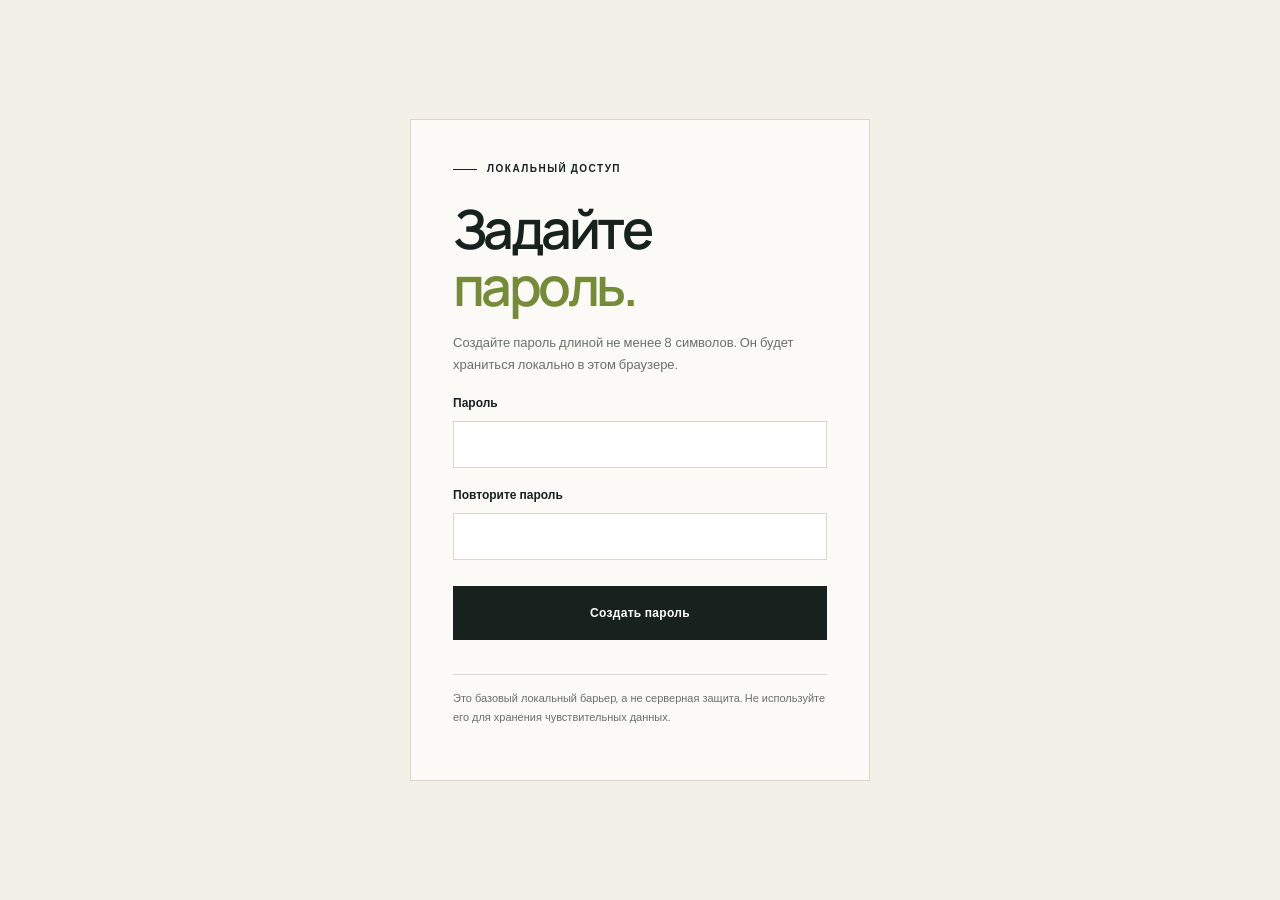
<file: admin.html>
<!doctype html>
<html lang="ru">
<head>
  <meta charset="utf-8">
  <meta name="viewport" content="width=device-width, initial-scale=1">
  <meta name="robots" content="noindex,nofollow">
  <meta name="theme-color" content="#17211d">
  <title>Редактор конфигурации — шаблон сайта</title>
  <link rel="stylesheet" href="./css/style.css">
  <link rel="stylesheet" href="./css/admin.css">
  <script src="./js/admin.js" defer></script>
</head>
<body class="admin-page">
  <main id="auth-screen" class="auth-screen" aria-labelledby="auth-title">
    <form id="auth-form" class="auth-card">
      <p class="eyebrow"><span class="eyebrow-line"></span>ЛОКАЛЬНЫЙ ДОСТУП</p>
      <h1 id="auth-title">Вход в <em>редактор.</em></h1>
      <p id="auth-description">Задайте пароль для этого браузера. Он будет сохранён локально.</p>
      <label id="auth-password-label" for="auth-password">Пароль
        <input id="auth-password" type="password" autocomplete="current-password" minlength="8" required>
      </label>
      <label id="auth-confirm-label" for="auth-confirm" hidden>Повторите пароль
        <input id="auth-confirm" type="password" autocomplete="new-password" minlength="8">
      </label>
      <button class="button" type="submit" id="auth-submit">Войти</button>
      <p id="auth-status" class="admin-status" role="status" aria-live="polite"></p>
      <p class="auth-note">Это базовый локальный барьер, а не серверная защита. Не используйте его для хранения чувствительных данных.</p>
    </form>
  </main>
  <div id="admin-app" hidden>
  <header class="site-header"><div class="container header-inner"><a class="brand" href="./index.html"><span class="brand-mark" aria-hidden="true">●</span>Редактор конфигурации</a><div class="admin-header-actions"><button class="button button-small button-outline" id="logout-admin" type="button">Выйти</button><a class="button button-small" href="./index.html">Открыть сайт ↗</a></div></div></header>
  <main class="container admin-main">
    <div class="admin-heading"><p class="eyebrow"><span class="eyebrow-line"></span>РЕДАКТОР ДАННЫХ</p><h1>Данные <em>компании.</em></h1><p>Для изменения цен и услуг без повторной публикации используйте подключённые Google Таблицы. Сайт автоматически загружает оттуда актуальные данные.</p></div>
    <div class="admin-warning" role="note"><strong>Важно:</strong> локальный пароль защищает только интерфейс в этом браузере. Для сохранения из редактора подключите Google Apps Script и задайте секретный токен в настройках скрипта. Не публикуйте токен в репозитории.</div>
    <section class="admin-panel" aria-labelledby="sheets-heading">
      <div class="admin-panel-heading"><h2 id="sheets-heading">Сохранение в Google Таблицу</h2></div>
      <div class="admin-fields">
        <label class="wide">CSV-ссылка для чтения сайтом<input id="sheets-csv-url" type="url" placeholder="https://docs.google.com/spreadsheets/d/.../export?format=csv&gid=0"></label>
        <label class="wide">URL веб-приложения Google Apps Script<input id="sheets-write-url" type="url" placeholder="https://script.google.com/macros/s/.../exec"></label>
        <label class="wide">Секретный токен администратора<input id="sheets-admin-token" type="password" autocomplete="off" placeholder="Токен из Script Properties; не сохраняется в JSON"></label>
      </div>
      <div class="admin-actions" style="margin-top:16px">
        <button class="button" id="save-to-sheets" type="button">Сохранить изменения в Google Таблицу</button>
        <a class="button button-outline" id="open-google-sheet" href="https://docs.google.com/spreadsheets/d/11X-a1AUTlxjV5ZgwIR5PXFiyhsXRgELHqZUlDaSzQc4/edit" target="_blank" rel="noopener noreferrer">Открыть таблицу ↗</a>
      </div>
      <p class="admin-help">После нажатия редактор отправит текущие данные в скрипт Google. Из-за ограничений браузера результат нужно подтвердить в самой таблице. Токен хранится только в памяти открытой страницы.</p>
    </section>
    <section class="admin-panel"><div class="admin-panel-heading"><h2>Компания и контакты</h2></div><div class="admin-fields">
      <label>Название компании<input id="business-name" type="text"></label>
      <label>Направление бизнеса<input id="business-type" type="text"></label>
      <label>Телефон<input id="contact-phone" type="tel"></label>
      <label>Адрес<input id="contact-address" type="text"></label>
      <label>Часы работы<input id="contact-hours" type="text"></label>
      <label>Ссылка на маршрут<input id="contact-route" type="url" placeholder="https://…"></label>
      <label class="wide">Описание компании<textarea id="business-description" rows="3"></textarea></label>
      <label class="wide">Заголовок первого экрана<input id="business-hero-title" type="text"></label>
      <label class="wide">Описание первого экрана<textarea id="business-hero-description" rows="3"></textarea></label>
      <label class="wide">Ссылка на изображение первого экрана<input id="business-hero-image" type="url" placeholder="https://… или относительный путь"></label>
    </div></section>
    <section class="admin-panel"><div class="admin-panel-heading"><h2>Услуги</h2><button class="button button-small" id="add-service" type="button">Добавить услугу +</button></div><div id="services-editor" class="services-editor"></div></section>
    <section class="admin-panel"><div class="admin-panel-heading"><h2>Мессенджеры</h2></div><div class="admin-fields">
      <label>WhatsApp — номер с кодом страны<input id="messenger-whatsapp" type="tel" placeholder="Например, код страны и номер"></label>
      <label>Telegram — ссылка на чат/профиль<input id="messenger-telegram" type="url" placeholder="https://t.me/…"></label>
      <label class="wide">MAX — ссылка на чат/профиль<input id="messenger-max" type="url" placeholder="Подтверждённая ссылка https://…"></label>
    </div><p class="admin-help">Для Telegram и MAX шаблон открывает указанную ссылку и копирует текст заявки, когда браузер это разрешает. Автоматическая отправка в конкретный чат не предполагается.</p></section>
    <section class="admin-panel"><div class="admin-panel-heading"><h2>Конфигурация JSON</h2></div><div class="admin-actions"><button class="button" id="export-config" type="button">Экспорт JSON ↓</button><label class="button button-outline import-button" for="import-config">Импорт JSON ↑</label><input id="import-config" type="file" accept="application/json,.json" hidden><button class="button button-outline" id="download-current" type="button">Скачать текущую конфигурацию</button></div><p class="admin-status" id="admin-status" role="status" aria-live="polite"></p><details><summary>Просмотр JSON</summary><pre id="json-preview"></pre></details></section>
    <div class="admin-footer"><a href="./index.html">← Вернуться на сайт</a><span>После экспорта замените config/business.json в проекте.</span></div>
  </main>
  </div>
</body>
</html>
</file>
<file: css/style.css>
@import url('https://fonts.googleapis.com/css2?family=DM+Sans:wght@400;500;600;700&family=Manrope:wght@400;500;600;700;800&display=swap');

:root{--bg:#f3f0e8;--surface:#fbfaf6;--text:#17211d;--muted:#68716b;--accent:#d6f36a;--border:#d8d8cd;--dark:#17211d;--radius:4px;--container:1200px;--ease:cubic-bezier(.2,.7,.2,1)}
*{box-sizing:border-box}
html{scroll-behavior:smooth;scroll-padding-top:92px}
body{margin:0;background:var(--bg);color:var(--text);font-family:'DM Sans',Arial,sans-serif;font-size:16px;line-height:1.6;-webkit-font-smoothing:antialiased}
body.dialog-open{overflow:hidden}
a{color:inherit;text-decoration:none}
button,input,textarea,select{font:inherit}
button,a{-webkit-tap-highlight-color:transparent}
button{color:inherit}
img{display:block;max-width:100%}
[hidden]{display:none!important}
.container{width:min(var(--container),calc(100% - 64px));margin-inline:auto}
.sr-only{position:absolute;width:1px;height:1px;padding:0;margin:-1px;overflow:hidden;clip:rect(0,0,0,0);white-space:nowrap;border:0}
.skip-link{position:fixed;z-index:1000;left:16px;top:12px;padding:10px 16px;background:var(--accent);transform:translateY(-160%);transition:transform .2s}
.skip-link:focus{transform:translateY(0)}
.site-header{position:sticky;top:0;z-index:20;background:rgba(243,240,232,.94);backdrop-filter:blur(14px);border-bottom:1px solid rgba(23,33,29,.1)}
.header-inner{min-height:82px;display:flex;align-items:center;gap:34px}
.brand{display:inline-flex;align-items:center;gap:10px;font-family:Manrope,sans-serif;font-size:15px;font-weight:800;letter-spacing:-.04em;white-space:nowrap}
.brand-mark{display:grid;place-items:center;width:29px;height:29px;border-radius:50%;background:var(--accent);font-size:12px;color:var(--dark)}
.main-nav{display:flex;align-items:center;gap:30px;margin-left:auto}
.main-nav a,.header-contact>a{font-size:12px;font-weight:700;letter-spacing:.04em;transition:opacity .2s}
.main-nav a:hover,.header-contact>a:hover{opacity:.6}
.header-contact{display:flex;align-items:center;gap:22px}
.button{display:inline-flex;justify-content:center;align-items:center;gap:18px;min-height:54px;padding:0 22px;border:1px solid var(--text);background:var(--text);color:#fff;font-size:12px;font-weight:700;letter-spacing:.025em;cursor:pointer;transition:background .2s,color .2s,border-color .2s,transform .2s}
.button:hover{background:var(--accent);border-color:var(--accent);color:var(--text);transform:translateY(-2px)}
.button:focus-visible,.text-button:focus-visible,.dialog-close:focus-visible,.menu-toggle:focus-visible,a:focus-visible,input:focus-visible,textarea:focus-visible,select:focus-visible{outline:3px solid #789a16;outline-offset:3px}
.button-small{min-height:42px;padding:0 16px;font-size:11px}
.button-quiet{background:transparent;color:var(--text);border-color:var(--border)}
.button-quiet:hover,.button-outline:hover{background:var(--accent);border-color:var(--accent);color:var(--text)}
.button-outline{background:transparent;color:var(--text);border-color:var(--border)}
.button-full{width:100%;margin-top:18px}
.menu-toggle{display:none}
.section{padding:104px 0}
.hero{padding-top:70px;padding-bottom:28px}
.hero-grid{display:grid;grid-template-columns:1.02fr .98fr;gap:70px;align-items:center;min-height:510px}
.hero-copy{padding:28px 0 48px}
.eyebrow{display:flex;align-items:center;gap:10px;margin:0 0 24px;font-size:10px;line-height:1.4;font-weight:700;letter-spacing:.15em;text-transform:uppercase}
.eyebrow-line{display:inline-block;width:24px;height:1px;background:currentColor}
h1,h2,h3,p{margin-top:0}
h1,h2,h3{font-family:Manrope,Arial,sans-serif;font-weight:600;letter-spacing:-.065em;line-height:1.05}
h1{max-width:650px;margin-bottom:24px;font-size:clamp(48px,6vw,82px)}
h1 em,h2 em{font-style:normal;color:#758b3a}
.hero-description{max-width:460px;margin-bottom:30px;color:var(--muted);font-size:16px;line-height:1.8}
.hero-actions{display:flex;flex-wrap:wrap;gap:10px}
.hero-note{display:flex;align-items:center;gap:10px;margin-top:34px;color:var(--muted);font-size:11px}
.note-dot{width:7px;height:7px;background:#7d9b3a;border-radius:50%}
.hero-visual{position:relative;min-height:490px;background:#d7d5c9;overflow:hidden}
.hero-image{position:absolute;inset:0;background:linear-gradient(140deg,#bfc7b2 0%,#d9d6c8 45%,#9ca893 100%);background-size:cover;background-position:center}
.hero-image:after{content:"";position:absolute;inset:0;background:linear-gradient(180deg,transparent 48%,rgba(23,33,29,.42))}
.image-caption{position:absolute;z-index:1;left:24px;right:24px;bottom:22px;display:flex;gap:12px;color:#fff;font-size:10px;font-weight:700;letter-spacing:.1em;text-transform:uppercase}
.caption-number{color:var(--accent)}
.hero-stamp{position:absolute;z-index:2;right:20px;top:20px;width:100px;height:100px;border-radius:50%;background:var(--accent);display:flex;flex-direction:column;align-items:center;justify-content:center;font-size:11px;font-weight:800;line-height:1.2;transform:rotate(9deg)}
.stamp-arrow{font-size:20px}
.hero-bottom{display:flex;gap:32px;border-top:1px solid var(--border);padding-top:18px;font-size:9px;font-weight:700;letter-spacing:.12em}
.scroll-hint{margin-left:auto;color:var(--muted)}
.services-section{background:var(--surface)}
.section-heading{display:flex;justify-content:space-between;align-items:end;gap:48px;margin-bottom:44px}
.section-heading .eyebrow{margin-bottom:18px}
h2{font-size:clamp(38px,4.5vw,60px);margin-bottom:0}
.section-heading>p{max-width:360px;margin:0 0 4px;color:var(--muted);font-size:13px;line-height:1.8}
.services-grid{display:grid;grid-template-columns:repeat(3,minmax(0,1fr));gap:14px}
.service-card{min-height:300px;display:flex;flex-direction:column;padding:28px;background:var(--bg);border:1px solid var(--border);transition:transform .25s var(--ease),border-color .25s}
.service-card:hover{transform:translateY(-5px);border-color:var(--text)}
.service-top{display:flex;justify-content:space-between;align-items:center;margin-bottom:38px}
.service-index{font-size:10px;font-weight:700;letter-spacing:.1em;color:var(--muted)}
.service-arrow{display:grid;place-items:center;width:34px;height:34px;border:1px solid var(--border);border-radius:50%;font-size:16px}
.service-card h3{font-size:24px;margin-bottom:12px;letter-spacing:-.04em}
.service-card p{color:var(--muted);font-size:13px;line-height:1.75;margin-bottom:24px}
.service-meta{display:flex;justify-content:space-between;gap:12px;margin-top:auto;padding-top:16px;border-top:1px solid var(--border);font-size:11px;font-weight:700}
.service-price{font-size:13px}
.service-duration{color:var(--muted);font-weight:500}
.service-book{display:flex;justify-content:space-between;align-items:center;margin-top:20px;padding:0;border:0;background:none;text-align:left;font-size:11px;font-weight:800;cursor:pointer}
.service-book span{font-size:18px;transition:transform .2s}
.service-book:hover span{transform:translate(3px,-3px)}
.loading-state,.empty-state{grid-column:1/-1;padding:30px;border:1px dashed var(--border);color:var(--muted)}
.about-section{background:var(--dark);color:#f3f0e8}
.about-grid{display:grid;grid-template-columns:.65fr 1.35fr;gap:70px}
.about-aside .eyebrow{color:#bfc7b2}
.about-index{display:block;margin-top:110px;font-family:Manrope,sans-serif;font-size:58px;letter-spacing:-.07em;color:var(--accent)}
.about-index span{font-family:'DM Sans',sans-serif;font-size:10px;letter-spacing:.12em;color:#a8b0a8}
.about-content h2{font-size:clamp(42px,5vw,68px);margin-bottom:30px}
.about-content h2 em{color:var(--accent)}
.about-description{max-width:620px;color:#bdc3bc;font-size:15px;line-height:1.9}
.about-points{display:grid;grid-template-columns:repeat(3,1fr);gap:18px;margin-top:46px;padding-top:24px;border-top:1px solid rgba(255,255,255,.2)}
.about-point{display:flex;gap:10px;font-size:12px;line-height:1.7}
.about-point span{color:var(--accent);font-weight:700}
.contact-section{background:var(--accent)}
.contact-grid{display:grid;grid-template-columns:1fr .8fr;gap:90px}
.contact-intro .eyebrow{margin-bottom:28px}
.contact-intro h2{font-size:clamp(44px,5vw,70px);margin-bottom:24px}
.contact-intro h2 em{color:#62772b}
.contact-intro>p:not(.eyebrow){max-width:400px;margin-bottom:28px;color:#4f5c35;font-size:14px}
.contact-details{padding-top:10px}
.contact-row{display:grid;grid-template-columns:130px 1fr;gap:18px;padding:20px 0;border-bottom:1px solid rgba(23,33,29,.23)}
.contact-label{font-size:9px;font-weight:800;letter-spacing:.13em}
.contact-row p,.contact-row>a{margin:0;font-size:14px;font-weight:600;overflow-wrap:anywhere}
.contact-messengers{display:flex;flex-wrap:wrap;gap:12px}
.contact-messengers a{text-decoration:underline;text-underline-offset:4px;font-size:13px}
.route-link{display:inline-block;margin-top:20px;font-size:12px;font-weight:800}
.site-footer{padding:40px 0 24px;background:var(--dark);color:#f3f0e8}
.footer-inner>p{max-width:340px;margin:16px 0 34px;color:#a8b0a8;font-size:12px}
.footer-brand .brand-mark{background:var(--accent);color:var(--dark)}
.footer-bottom{display:flex;gap:24px;justify-content:space-between;flex-wrap:wrap;padding-top:18px;border-top:1px solid rgba(255,255,255,.17);color:#a8b0a8;font-size:10px}
.footer-bottom a{color:#f3f0e8}
.booking-dialog{width:min(620px,calc(100% - 28px));max-width:none;max-height:min(92vh,900px);padding:0;border:0;background:var(--surface);color:var(--text);box-shadow:0 25px 100px rgba(0,0,0,.25);overflow:auto}
.booking-dialog::backdrop{background:rgba(14,21,17,.7);backdrop-filter:blur(4px)}
.dialog-shell{padding:clamp(22px,5vw,42px)}
.dialog-top{display:flex;justify-content:space-between;align-items:center}
.dialog-top .eyebrow{margin:0}
.dialog-close{display:grid;place-items:center;width:38px;height:38px;border:1px solid var(--border);border-radius:50%;background:transparent;font-size:24px;line-height:1;cursor:pointer}
.booking-dialog h2{margin:22px 0 14px;font-size:clamp(34px,5vw,48px)}
.dialog-description{max-width:470px;color:var(--muted);font-size:13px;line-height:1.75}
.selected-service{display:grid;grid-template-columns:1fr auto;gap:4px 16px;margin:24px 0;padding:16px;background:var(--bg);border:1px solid var(--border)}
.selected-service>span{grid-column:1/-1;color:var(--muted);font-size:9px;font-weight:800;letter-spacing:.12em}
.selected-service strong{font-size:14px}
.text-button{padding:0;border:0;background:transparent;text-decoration:underline;text-underline-offset:3px;font-size:11px;font-weight:700;cursor:pointer}
.form-fields{display:grid;grid-template-columns:repeat(2,minmax(0,1fr));gap:16px}
.form-field{display:flex;flex-direction:column;gap:7px;min-width:0}
.form-field.full-width{grid-column:1/-1}
.field-label{font-size:11px;font-weight:700}
.field-label .required{color:#9a3f2f}
.form-field input,.form-field textarea,.form-field select,.message-preview textarea{width:100%;min-height:48px;padding:12px;border:1px solid var(--border);border-radius:0;background:#fff;color:var(--text);font-size:13px}
.form-field textarea,.message-preview textarea{resize:vertical;min-height:96px}
.form-field input[aria-invalid="true"],.form-field textarea[aria-invalid="true"],.form-field select[aria-invalid="true"]{border-color:#b33b2c}
.field-error{margin:0;color:#9a3026;font-size:11px}
.form-error{margin:12px 0 0;color:#9a3026;font-size:12px}
.dialog-footnote{margin:24px 0 0;padding-top:18px;border-top:1px solid var(--border);color:var(--muted);font-size:10px;line-height:1.7}
.message-preview{margin-top:24px;padding-top:24px;border-top:1px solid var(--border)}
.preview-heading .eyebrow{margin-bottom:8px}
.preview-heading h3{margin-bottom:16px;font-size:24px}
.message-preview .field-label{display:block;margin-bottom:8px}
.preview-actions{display:flex;align-items:center;gap:12px;flex-wrap:wrap;margin-top:12px}
.preview-actions .button{min-height:44px}
.copy-status{font-size:11px;color:var(--muted)}
.messenger-instructions{margin:22px 0 12px;color:var(--muted);font-size:12px;line-height:1.7}
.messenger-actions{display:grid;grid-template-columns:repeat(3,1fr);gap:8px}
.messenger-actions .button{min-height:48px;padding:10px;font-size:11px}
.messenger-actions .button:disabled{opacity:.45;cursor:not-allowed;transform:none}
.back-to-form{margin-top:20px}
.toast{position:fixed;z-index:100;right:24px;bottom:24px;max-width:min(380px,calc(100% - 48px));padding:14px 18px;background:var(--dark);color:#fff;font-size:12px;box-shadow:0 10px 30px rgba(0,0,0,.18);opacity:0;transform:translateY(10px);pointer-events:none;transition:opacity .2s,transform .2s}
.toast.is-visible{opacity:1;transform:translateY(0)}
@media(max-width:1000px){.container{width:min(var(--container),calc(100% - 40px))}.header-inner{gap:20px}.main-nav{gap:18px}.header-contact{gap:12px}.hero-grid{gap:34px}.hero-visual{min-height:440px}.about-grid{gap:38px}.contact-grid{gap:45px}}
@media(max-width:760px){.container{width:calc(100% - 36px)}.header-inner{min-height:70px;gap:14px}.menu-toggle{display:flex;flex-direction:column;justify-content:center;gap:5px;order:3;width:40px;height:40px;margin-left:auto;border:1px solid var(--border);background:transparent;cursor:pointer}.menu-toggle>span:not(.sr-only){display:block;width:17px;height:1px;margin-inline:auto;background:var(--text)}.main-nav{position:absolute;left:0;right:0;top:100%;display:none;flex-direction:column;align-items:stretch;gap:0;padding:10px 18px 18px;background:var(--bg);border-bottom:1px solid var(--border)}.main-nav.is-open{display:flex}.main-nav a{padding:12px 4px;border-bottom:1px solid var(--border)}.header-contact{margin-left:auto}.header-contact>a{display:none}.header-contact .button{min-height:40px;padding:0 12px;font-size:10px}.brand{font-size:13px}.hero{padding-top:36px}.hero-grid{grid-template-columns:1fr;gap:34px;min-height:0}.hero-copy{padding:12px 0 0}.hero-visual{min-height:390px}.hero-bottom{gap:14px;flex-wrap:wrap;font-size:8px}.scroll-hint{margin-left:auto}.section{padding:76px 0}.section-heading{align-items:flex-start;flex-direction:column;gap:18px;margin-bottom:30px}.section-heading>p{max-width:520px}.services-grid{grid-template-columns:repeat(2,minmax(0,1fr))}.service-card{padding:22px;min-height:280px}.service-top{margin-bottom:28px}.about-grid{grid-template-columns:1fr;gap:24px}.about-index{margin-top:28px;font-size:40px}.about-content h2{font-size:clamp(40px,8vw,58px)}.about-points{grid-template-columns:1fr;gap:12px;margin-top:32px}.contact-grid{grid-template-columns:1fr;gap:40px}.contact-row{grid-template-columns:115px 1fr}.footer-bottom{gap:12px}.footer-bottom span{width:100%}}
@media(max-width:480px){.container{width:calc(100% - 28px)}.brand-mark{width:25px;height:25px}.brand{gap:7px;font-size:12px}.header-contact .button{max-width:105px;white-space:normal;line-height:1.15;padding:6px 9px}.hero h1{font-size:clamp(43px,12vw,58px)}.hero-actions{align-items:stretch;flex-direction:column}.hero-actions .button{width:100%}.hero-visual{min-height:330px}.hero-stamp{width:82px;height:82px;font-size:9px}.hero-bottom span:nth-child(2),.hero-bottom span:nth-child(3){display:none}.services-grid{grid-template-columns:1fr}.service-card{min-height:260px}.service-top{margin-bottom:22px}.service-card h3{font-size:22px}.contact-intro h2{font-size:46px}.contact-row{grid-template-columns:1fr;gap:6px}.form-fields{grid-template-columns:1fr}.form-field.full-width{grid-column:auto}.messenger-actions{grid-template-columns:1fr}.dialog-shell{padding:22px 18px}.booking-dialog{width:calc(100% - 18px);max-height:94vh}.selected-service{grid-template-columns:1fr auto}.footer-bottom{flex-direction:column;gap:10px}}
@media(prefers-reduced-motion:reduce){*,*::before,*::after{scroll-behavior:auto!important;animation-duration:.01ms!important;animation-iteration-count:1!important;transition-duration:.01ms!important}}
</file>
<file: css/admin.css>
.admin-page{min-height:100vh}.admin-main{padding-top:62px;padding-bottom:80px}.admin-heading{max-width:760px;margin-bottom:30px}.admin-heading .eyebrow{margin-bottom:18px}.admin-heading h1{font-size:clamp(42px,6vw,70px);margin-bottom:18px}.admin-heading h1 em{color:#758b3a;font-style:normal}.admin-heading>p:not(.eyebrow){max-width:650px;color:var(--muted);font-size:14px;line-height:1.8}.admin-heading code{padding:2px 5px;background:#e8e6dc}.admin-warning{padding:16px 18px;margin:24px 0 30px;border-left:4px solid #a5c44d;background:#e8eadb;font-size:12px;line-height:1.8}.admin-panel{padding:26px;margin-bottom:18px;background:var(--surface);border:1px solid var(--border)}.admin-panel-heading{display:flex;justify-content:space-between;align-items:center;gap:20px;margin-bottom:22px}.admin-panel-heading h2{font-size:24px;letter-spacing:-.04em}.admin-fields{display:grid;grid-template-columns:repeat(2,minmax(0,1fr));gap:16px}.admin-fields label,.service-editor-card label{display:flex;flex-direction:column;gap:7px;font-size:11px;font-weight:700}.admin-fields input,.admin-fields textarea,.service-editor-card input,.service-editor-card textarea{width:100%;min-width:0;padding:12px;border:1px solid var(--border);border-radius:0;background:#fff;color:var(--text);font-size:13px;font-weight:400}.admin-fields textarea,.service-editor-card textarea{resize:vertical}.admin-fields .wide{grid-column:1/-1}.services-editor{display:grid;gap:12px}.service-editor-card{padding:20px;border:1px solid var(--border);background:var(--bg)}.service-editor-top{display:flex;justify-content:space-between;align-items:center;gap:12px;margin-bottom:14px}.service-editor-top strong{font-family:Manrope,sans-serif;font-size:14px}.delete-service{padding:8px 10px;border:1px solid #c6a9a1;background:transparent;color:#913b2b;font-size:11px;cursor:pointer}.service-editor-fields{display:grid;grid-template-columns:repeat(2,minmax(0,1fr));gap:12px}.service-editor-fields .wide{grid-column:1/-1}.admin-help{margin:14px 0 0;color:var(--muted);font-size:12px;line-height:1.8}.admin-actions{display:flex;flex-wrap:wrap;gap:10px}.import-button{cursor:pointer}.admin-status{min-height:20px;margin:14px 0 0;color:#526c22;font-size:12px}.admin-status.is-error{color:#9a3026}details{margin-top:20px;border-top:1px solid var(--border);padding-top:16px}summary{cursor:pointer;font-size:12px;font-weight:700}pre{overflow:auto;max-height:380px;padding:16px;background:#17211d;color:#e7eadf;font-size:11px;line-height:1.6;white-space:pre-wrap;overflow-wrap:anywhere}.admin-footer{display:flex;justify-content:space-between;gap:20px;flex-wrap:wrap;padding-top:22px;font-size:11px;color:var(--muted)}.admin-footer a{color:var(--text);font-weight:700}@media(max-width:600px){.admin-main{padding-top:38px}.admin-panel{padding:18px}.admin-panel-heading{align-items:flex-start;flex-direction:column}.admin-fields,.service-editor-fields{grid-template-columns:1fr}.admin-fields .wide,.service-editor-fields .wide{grid-column:auto}.admin-actions{flex-direction:column}.admin-actions .button,.import-button{width:100%}}
[hidden]{display:none!important}
.admin-header-actions{display:flex;align-items:center;gap:10px}
.auth-screen{min-height:100vh;display:grid;place-items:center;padding:28px 18px;background:var(--bg)}
.auth-card{width:min(100%,460px);padding:clamp(24px,5vw,42px);background:var(--surface);border:1px solid var(--border)}
.auth-card h1{font-size:clamp(36px,7vw,54px);margin:18px 0}
.auth-card h1 em{color:#758b3a;font-style:normal}
.auth-card>p:not(.eyebrow){color:var(--muted);font-size:13px;line-height:1.7}
.auth-card label{display:flex;flex-direction:column;gap:8px;margin:18px 0;font-size:12px;font-weight:700}
.auth-card input{width:100%;padding:13px;border:1px solid var(--border);background:#fff;color:var(--text);font:inherit}
.auth-card .button{width:100%;justify-content:center;margin-top:8px}
.auth-note{padding-top:14px;border-top:1px solid var(--border);font-size:11px!important}
@media(max-width:600px){.admin-header-actions{flex-wrap:wrap;justify-content:flex-end}.site-header .header-inner{gap:10px}.admin-header-actions .button{font-size:10px;padding:9px}}
</file>
